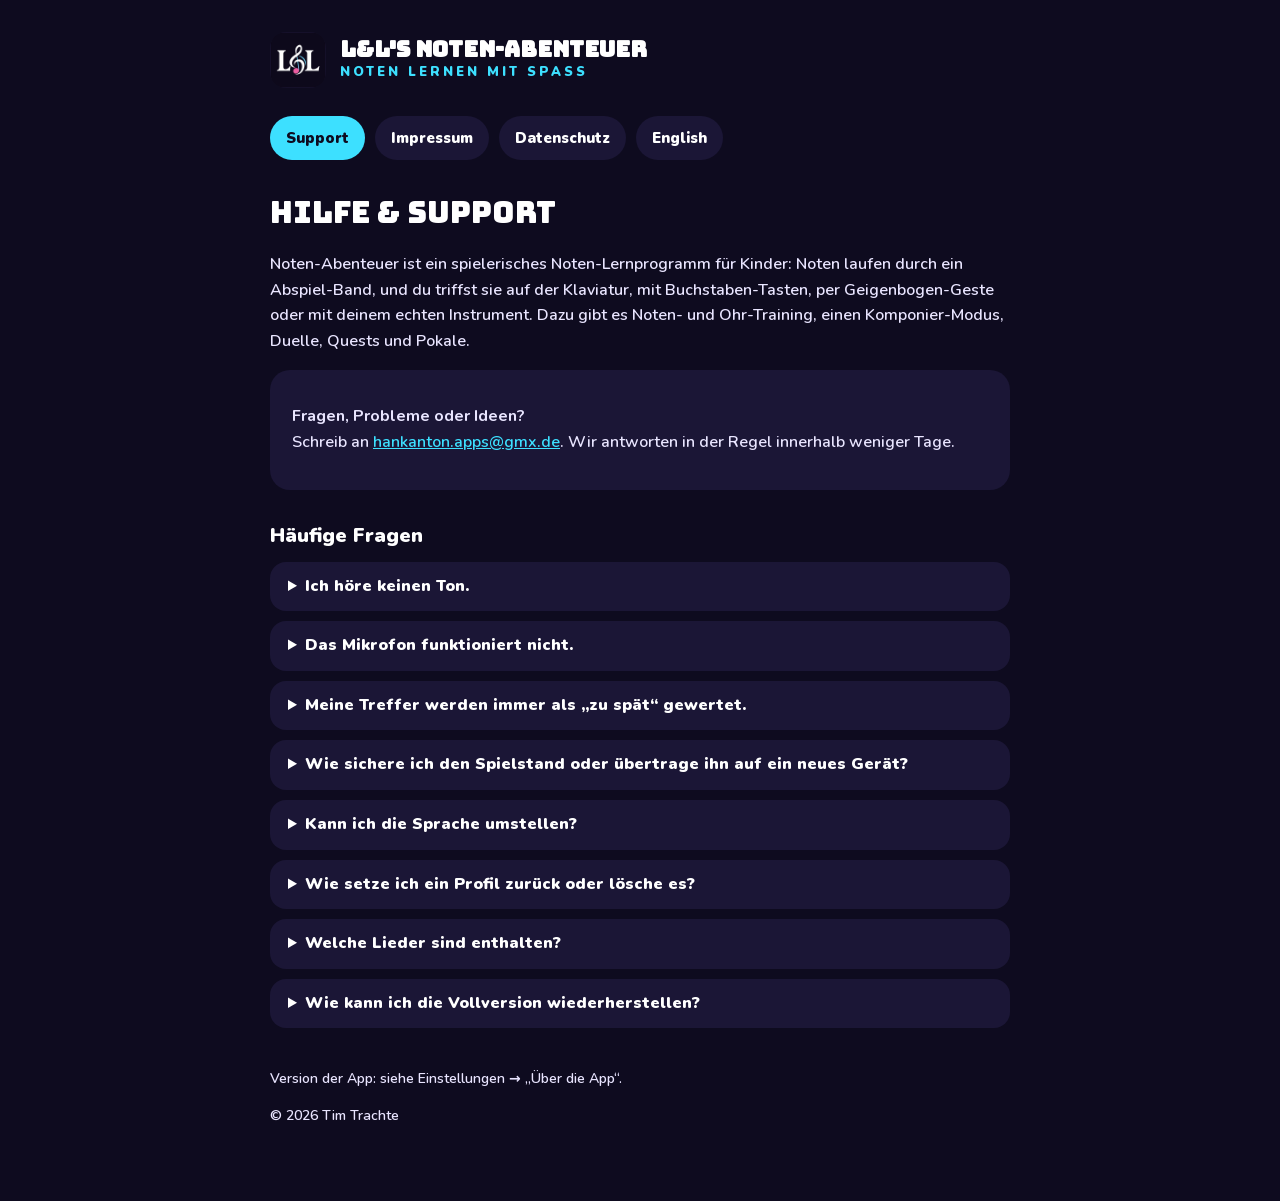
<file: index.html>
<!doctype html>
<html lang="de">
<head>
  <meta charset="utf-8">
  <meta name="viewport" content="width=device-width, initial-scale=1">
  <title>Support – L&amp;L's Noten-Abenteuer</title>
  <link rel="icon" href="icons/icon-192.png">
  <link rel="stylesheet" href="fonts.css">
  <link rel="stylesheet" href="style.css">
</head>
<body>
<div class="wrap">
  <header>
    <img src="icons/logo-256.png" alt="">
    <div><div class="t">L&amp;L's NOTEN-ABENTEUER</div><div class="s">Noten lernen mit Spaß</div></div>
  </header>
  <nav>
    <a href="index.html" class="on">Support</a>
    <a href="impressum.html">Impressum</a>
    <a href="datenschutz.html">Datenschutz</a>
    <a href="en/index.html" lang="en">English</a>
  </nav>

  <h1>Hilfe &amp; Support</h1>
  <p>Noten-Abenteuer ist ein spielerisches Noten-Lernprogramm für Kinder: Noten laufen durch ein Abspiel-Band, und du triffst sie auf der Klaviatur, mit Buchstaben-Tasten, per Geigenbogen-Geste oder mit deinem echten Instrument. Dazu gibt es Noten- und Ohr-Training, einen Komponier-Modus, Duelle, Quests und Pokale.</p>

  <div class="card">
    <p><strong>Fragen, Probleme oder Ideen?</strong><br>
    Schreib an <a href="mailto:hankanton.apps@gmx.de">hankanton.apps@gmx.de</a>. Wir antworten in der Regel innerhalb weniger Tage.</p>
  </div>

  <h2>Häufige Fragen</h2>
  <details><summary>Ich höre keinen Ton.</summary><p>Prüfe den Stummschalter und die Lautstärke des Geräts. Auf dem iPad muss die App einmal angetippt werden, bevor Ton erlaubt ist – dafür gibt es den Startbildschirm „Tippen zum Starten“. Beim ersten Start werden die Klavierklänge geladen, das dauert ein paar Sekunden.</p></details>
  <details><summary>Das Mikrofon funktioniert nicht.</summary><p>Beim ersten Start des Mikrofon-Modus fragt das Gerät nach der Erlaubnis. Wurde sie abgelehnt, kann sie unter Einstellungen → Datenschutz → Mikrofon wieder erteilt werden. Die Tonerkennung funktioniert am besten mit einem einzelnen Instrument in ruhiger Umgebung.</p></details>
  <details><summary>Meine Treffer werden immer als „zu spät“ gewertet.</summary><p>Unter Einstellungen → „Verzögerung ausgleichen“ misst die App die Verzögerung von Bildschirm und Lautsprecher. Tippe dort einige Male im Takt mit, danach stimmt die Wertung.</p></details>
  <details><summary>Wie sichere ich den Spielstand oder übertrage ihn auf ein neues Gerät?</summary><p>Mit derselben Apple-ID und eingeschalteter iCloud wird der Spielstand automatisch übertragen. Auf dem neuen Gerät bietet die App ihn beim Start an, oder du tippst auf Einstellungen → „Aus iCloud wiederherstellen“. Zusätzlich erzeugt Einstellungen → „Sicherung speichern“ eine Datei, die du auf dem neuen Gerät unter „Sicherung laden“ einspielst.</p></details>
  <details><summary>Kann ich die Sprache umstellen?</summary><p>Ja: Einstellungen → „Sprache“. Zur Wahl stehen Deutsch, Englisch und „Automatisch“ (folgt der Sprache des Geräts). Auf Englisch heißen die Noten C D E F G A B statt C D E F G A H.</p></details>
  <details><summary>Wie setze ich ein Profil zurück oder lösche es?</summary><p>Zurücksetzen: Einstellungen → „Fortschritt zurücksetzen“. Löschen: Auf dem Startbildschirm „Profile bearbeiten“, Profil antippen, „Profil löschen“.</p></details>
  <details><summary>Welche Lieder sind enthalten?</summary><p>Kinder- und Festlieder, Klassik-Hits, Lieder aus aller Welt und eigens komponierte Pop-Songs. Alle Lieder sind gemeinfrei oder exklusiv für die App geschrieben. Eigene Lieder lassen sich im Komponier-Modus schreiben.</p></details>
  <details><summary>Wie kann ich die Vollversion wiederherstellen?</summary><p>Nach einem Gerätewechsel unter Einstellungen → „Käufe wiederherstellen“ antippen. Der Kauf ist an die Apple-ID gebunden und gilt mit Familienfreigabe für die ganze Familie.</p></details>

  <footer>
    <p>Version der App: siehe Einstellungen → „Über die App“.</p>
    <p>© 2026 Tim Trachte</p>
  </footer>
</div>
</body>
</html>
</file>
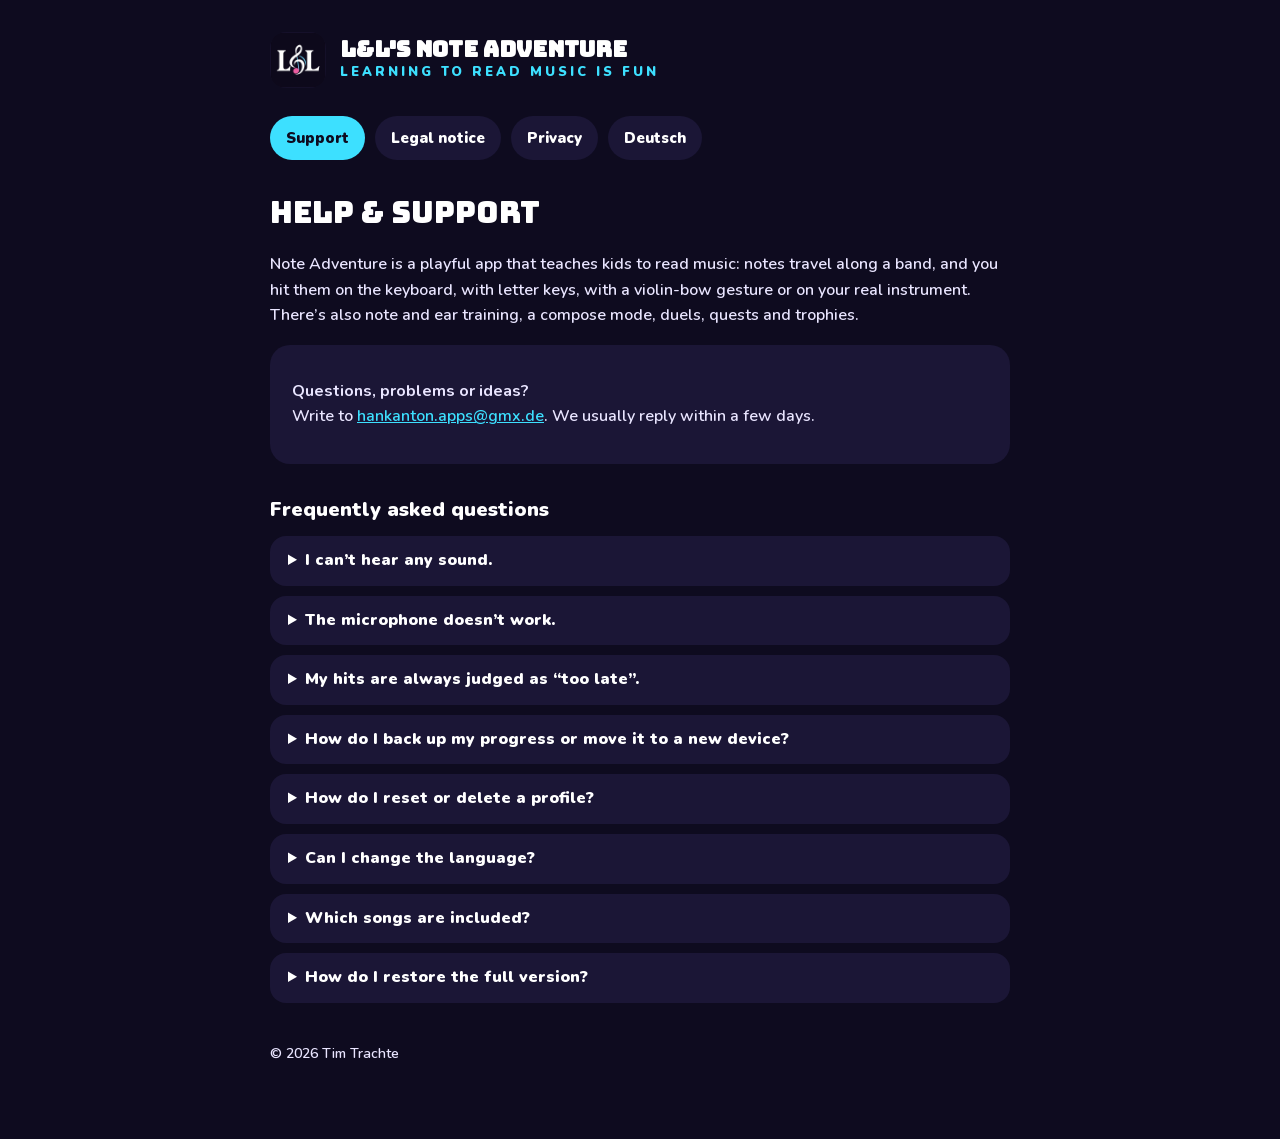
<file: en/index.html>
<!doctype html>
<html lang="en">
<head>
  <meta charset="utf-8">
  <meta name="viewport" content="width=device-width, initial-scale=1">
  <title>Support – L&amp;L's Note Adventure</title>
  <link rel="icon" href="../icons/icon-192.png">
  <link rel="stylesheet" href="../fonts.css">
  <link rel="stylesheet" href="../style.css">
</head>
<body>
<div class="wrap">
  <header>
    <img src="../icons/logo-256.png" alt="">
    <div><div class="t">L&amp;L's NOTE ADVENTURE</div><div class="s">Learning to read music is fun</div></div>
  </header>
  <nav>
    <a href="index.html" class="on">Support</a>
    <a href="legal-notice.html">Legal notice</a>
    <a href="privacy.html">Privacy</a>
    <a href="../index.html" lang="de">Deutsch</a>
  </nav>

  <h1>Help &amp; support</h1>
  <p>Note Adventure is a playful app that teaches kids to read music: notes travel along a band, and you hit them on the keyboard, with letter keys, with a violin-bow gesture or on your real instrument. There’s also note and ear training, a compose mode, duels, quests and trophies.</p>

  <div class="card">
    <p><strong>Questions, problems or ideas?</strong><br>
    Write to <a href="mailto:hankanton.apps@gmx.de">hankanton.apps@gmx.de</a>. We usually reply within a few days.</p>
  </div>

  <h2>Frequently asked questions</h2>
  <details><summary>I can’t hear any sound.</summary><p>Check the silent switch and the device volume. On iPad the app has to be tapped once before sound is allowed – that’s what the “Tap to start” screen is for.</p></details>
  <details><summary>The microphone doesn’t work.</summary><p>The first time you open microphone mode, your device asks for permission. If you declined, you can allow it again under Settings → Privacy &amp; Security → Microphone. Note detection works best with a single instrument in a quiet room.</p></details>
  <details><summary>My hits are always judged as “too late”.</summary><p>Under Settings → “Compensate for delay” the app measures the delay of your screen and speaker. Tap along to the beat a few times and the timing will be right.</p></details>
  <details><summary>How do I back up my progress or move it to a new device?</summary><p>With the same Apple Account and iCloud turned on, your progress is transferred automatically. On the new device the app offers it at startup, or tap Settings → “Restore from iCloud”. In addition, Settings → “Save backup” creates a file that you can load on the new device with “Load backup”.</p></details>
  <details><summary>How do I reset or delete a profile?</summary><p>Reset: Settings → “Reset progress”. Delete: on the start screen tap “Edit profiles”, tap the profile, then “Delete profile”.</p></details>
  <details><summary>Can I change the language?</summary><p>Yes: Settings → “Language”. You can choose English, German or “Automatic” (follows your device language). In English the notes are called C D E F G A B; in German, B is called H.</p></details>
  <details><summary>Which songs are included?</summary><p>Kids’ and holiday songs, classical hits, songs from around the world and original pop songs. All songs are in the public domain or were written exclusively for the app. You can write your own songs in compose mode.</p></details>
  <details><summary>How do I restore the full version?</summary><p>After switching devices, tap Settings → “Restore purchases”. The purchase is tied to your Apple Account and, with Family Sharing, works for the whole family.</p></details>

  <footer>
    <p>© 2026 Tim Trachte</p>
  </footer>
</div>
</body>
</html>
</file>
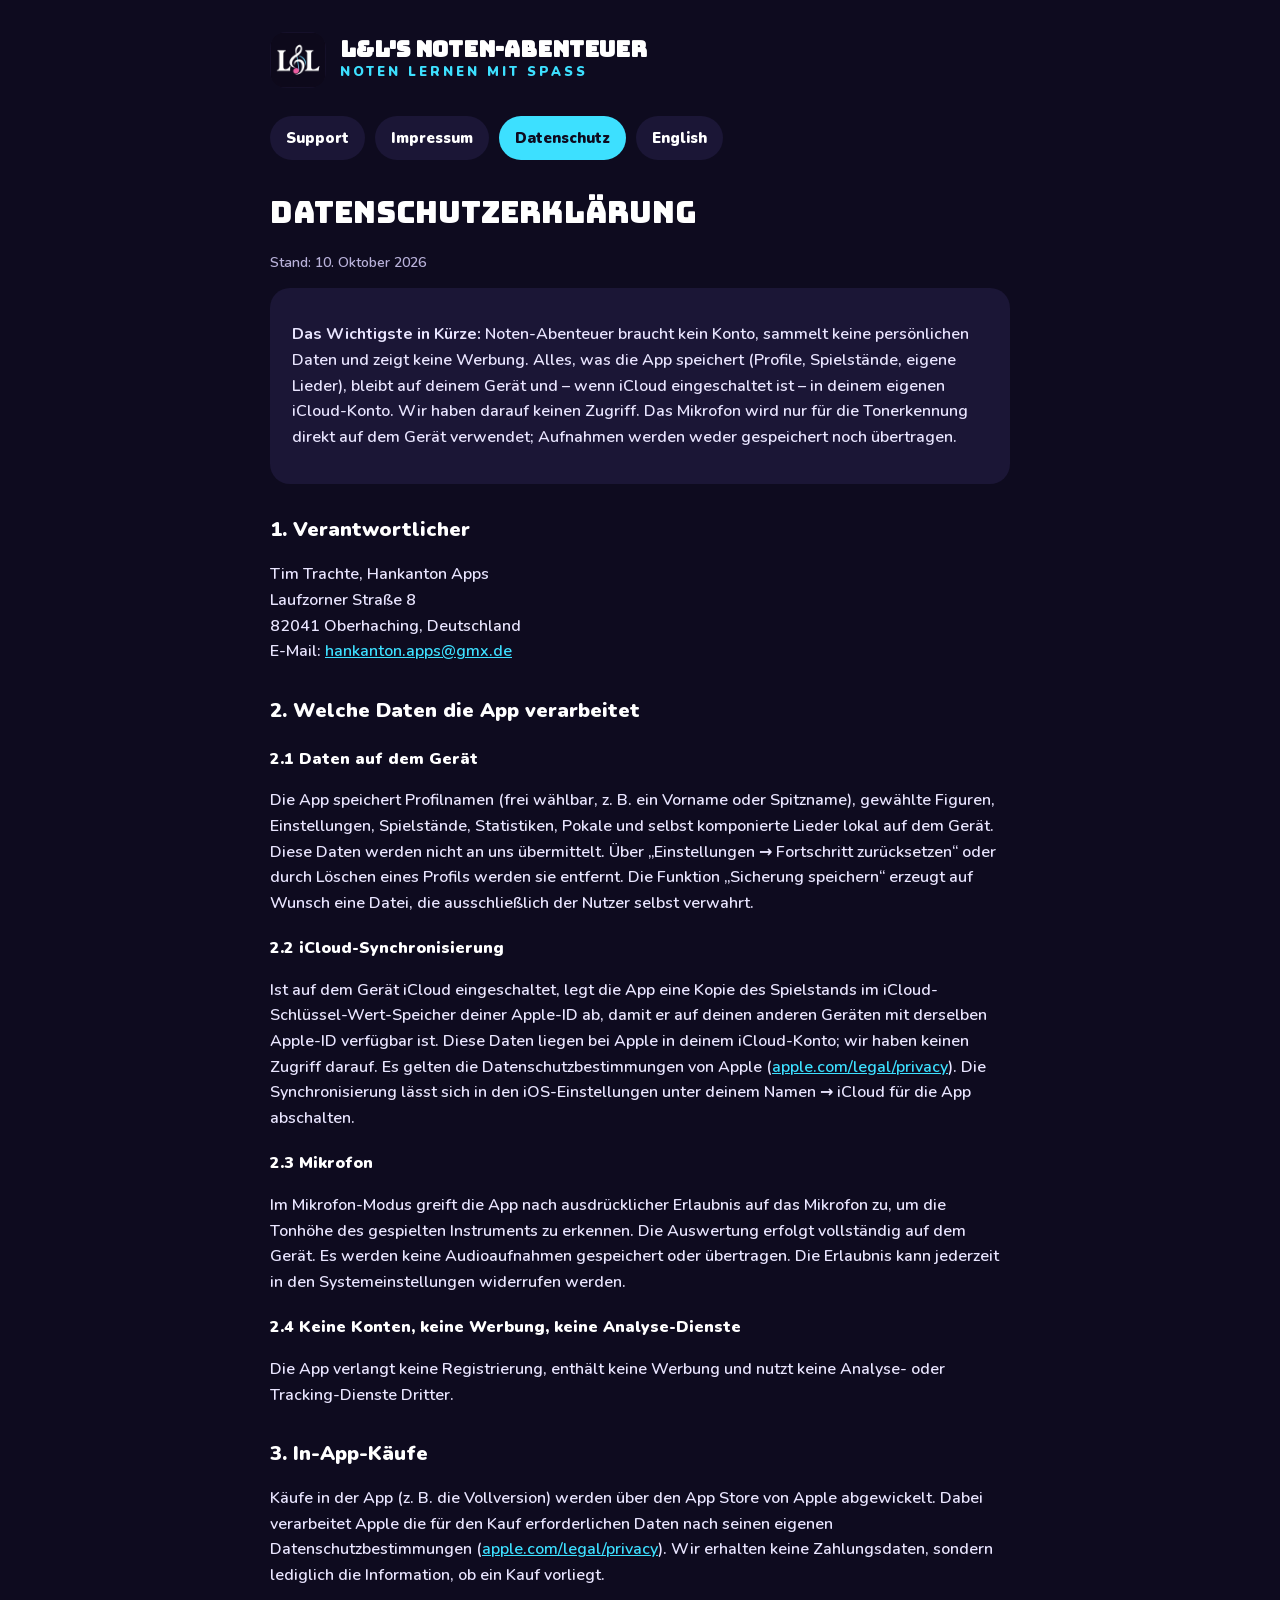
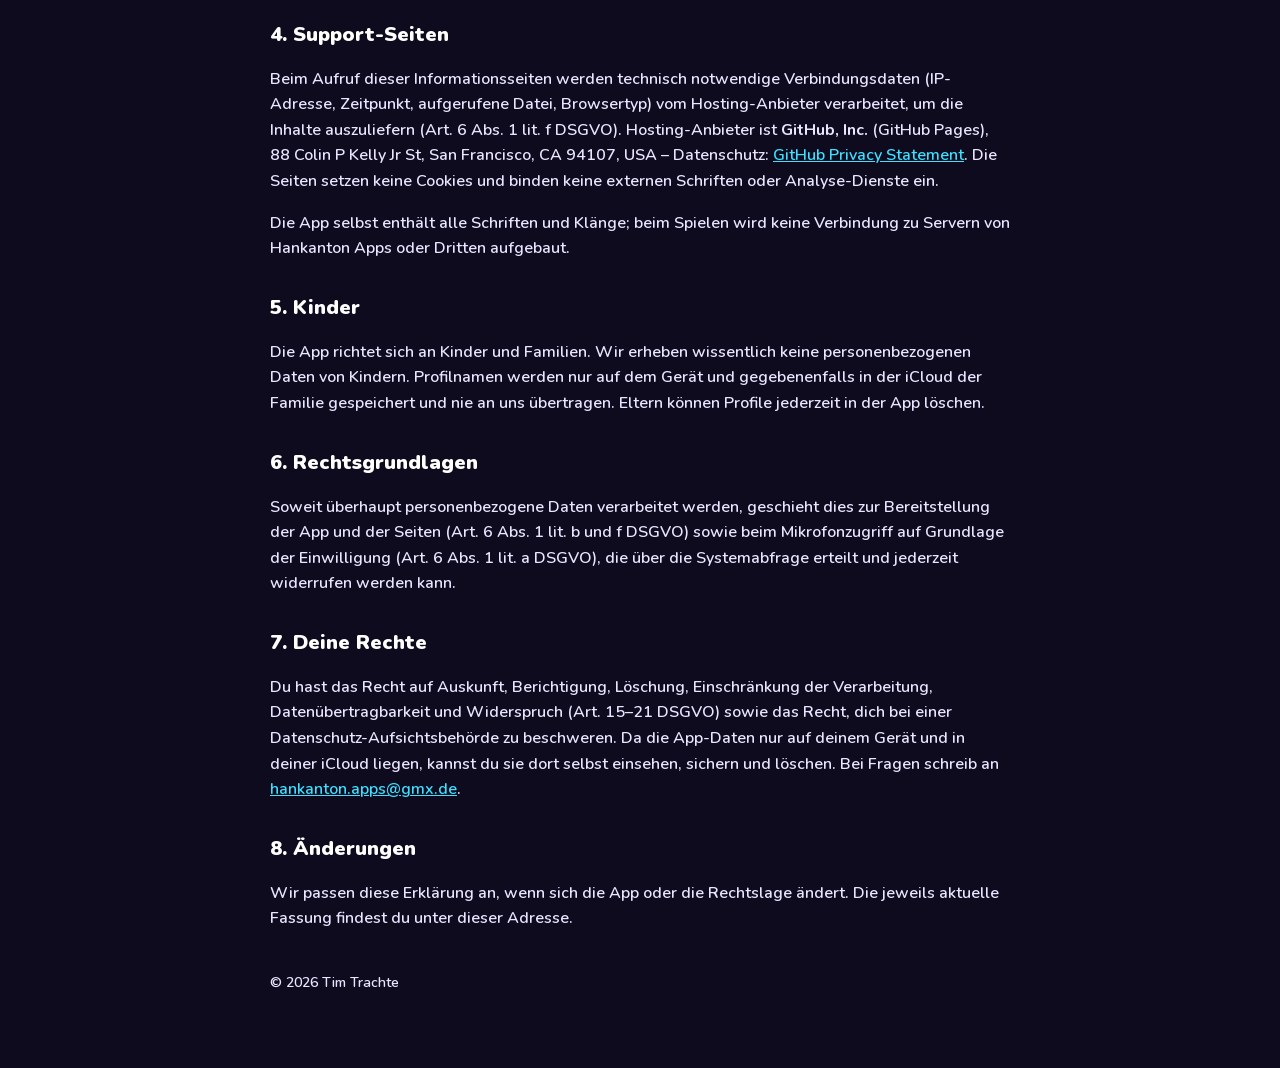
<file: datenschutz.html>
<!doctype html>
<html lang="de">
<head>
  <meta charset="utf-8">
  <meta name="viewport" content="width=device-width, initial-scale=1">
  <title>Datenschutzerklärung – L&amp;L's Noten-Abenteuer</title>
  <link rel="icon" href="icons/icon-192.png">
  <link rel="stylesheet" href="fonts.css">
  <link rel="stylesheet" href="style.css">
</head>
<body>
<div class="wrap">
  <header>
    <img src="icons/logo-256.png" alt="">
    <div><div class="t">L&amp;L's NOTEN-ABENTEUER</div><div class="s">Noten lernen mit Spaß</div></div>
  </header>
  <nav>
    <a href="index.html">Support</a>
    <a href="impressum.html">Impressum</a>
    <a href="datenschutz.html" class="on">Datenschutz</a>
    <a href="en/" lang="en">English</a>
  </nav>

  <h1>Datenschutzerklärung</h1>
  <p class="muted">Stand: 10. Oktober 2026</p>

  <div class="card">
    <p><strong>Das Wichtigste in Kürze:</strong> Noten-Abenteuer braucht kein Konto, sammelt keine persönlichen Daten und zeigt keine Werbung. Alles, was die App speichert (Profile, Spielstände, eigene Lieder), bleibt auf deinem Gerät und – wenn iCloud eingeschaltet ist – in deinem eigenen iCloud-Konto. Wir haben darauf keinen Zugriff. Das Mikrofon wird nur für die Tonerkennung direkt auf dem Gerät verwendet; Aufnahmen werden weder gespeichert noch übertragen.</p>
  </div>

  <h2>1. Verantwortlicher</h2>
  <p>Tim Trachte, Hankanton Apps<br>Laufzorner Straße 8<br>82041 Oberhaching, Deutschland<br>
  E-Mail: <a href="mailto:hankanton.apps@gmx.de">hankanton.apps@gmx.de</a></p>

  <h2>2. Welche Daten die App verarbeitet</h2>
  <h3>2.1 Daten auf dem Gerät</h3>
  <p>Die App speichert Profilnamen (frei wählbar, z. B. ein Vorname oder Spitzname), gewählte Figuren, Einstellungen, Spielstände, Statistiken, Pokale und selbst komponierte Lieder lokal auf dem Gerät. Diese Daten werden nicht an uns übermittelt. Über „Einstellungen → Fortschritt zurücksetzen“ oder durch Löschen eines Profils werden sie entfernt. Die Funktion „Sicherung speichern“ erzeugt auf Wunsch eine Datei, die ausschließlich der Nutzer selbst verwahrt.</p>
  <h3>2.2 iCloud-Synchronisierung</h3>
  <p>Ist auf dem Gerät iCloud eingeschaltet, legt die App eine Kopie des Spielstands im iCloud-Schlüssel-Wert-Speicher deiner Apple-ID ab, damit er auf deinen anderen Geräten mit derselben Apple-ID verfügbar ist. Diese Daten liegen bei Apple in deinem iCloud-Konto; wir haben keinen Zugriff darauf. Es gelten die Datenschutzbestimmungen von Apple (<a href="https://www.apple.com/legal/privacy/" rel="noopener">apple.com/legal/privacy</a>). Die Synchronisierung lässt sich in den iOS-Einstellungen unter deinem Namen → iCloud für die App abschalten.</p>
  <h3>2.3 Mikrofon</h3>
  <p>Im Mikrofon-Modus greift die App nach ausdrücklicher Erlaubnis auf das Mikrofon zu, um die Tonhöhe des gespielten Instruments zu erkennen. Die Auswertung erfolgt vollständig auf dem Gerät. Es werden keine Audioaufnahmen gespeichert oder übertragen. Die Erlaubnis kann jederzeit in den Systemeinstellungen widerrufen werden.</p>
  <h3>2.4 Keine Konten, keine Werbung, keine Analyse-Dienste</h3>
  <p>Die App verlangt keine Registrierung, enthält keine Werbung und nutzt keine Analyse- oder Tracking-Dienste Dritter.</p>

  <h2>3. In-App-Käufe</h2>
  <p>Käufe in der App (z. B. die Vollversion) werden über den App Store von Apple abgewickelt. Dabei verarbeitet Apple die für den Kauf erforderlichen Daten nach seinen eigenen Datenschutzbestimmungen (<a href="https://www.apple.com/legal/privacy/" rel="noopener">apple.com/legal/privacy</a>). Wir erhalten keine Zahlungsdaten, sondern lediglich die Information, ob ein Kauf vorliegt.</p>

  <h2>4. Support-Seiten</h2>
  <p>Beim Aufruf dieser Informationsseiten werden technisch notwendige Verbindungsdaten (IP-Adresse, Zeitpunkt, aufgerufene Datei, Browsertyp) vom Hosting-Anbieter verarbeitet, um die Inhalte auszuliefern (Art. 6 Abs. 1 lit. f DSGVO). Hosting-Anbieter ist <strong>GitHub, Inc.</strong> (GitHub Pages), 88 Colin P Kelly Jr St, San Francisco, CA 94107, USA – Datenschutz: <a href="https://docs.github.com/site-policy/privacy-policies/github-general-privacy-statement" rel="noopener">GitHub Privacy Statement</a>. Die Seiten setzen keine Cookies und binden keine externen Schriften oder Analyse-Dienste ein.</p>
  <p>Die App selbst enthält alle Schriften und Klänge; beim Spielen wird keine Verbindung zu Servern von Hankanton Apps oder Dritten aufgebaut.</p>

  <h2>5. Kinder</h2>
  <p>Die App richtet sich an Kinder und Familien. Wir erheben wissentlich keine personenbezogenen Daten von Kindern. Profilnamen werden nur auf dem Gerät und gegebenenfalls in der iCloud der Familie gespeichert und nie an uns übertragen. Eltern können Profile jederzeit in der App löschen.</p>

  <h2>6. Rechtsgrundlagen</h2>
  <p>Soweit überhaupt personenbezogene Daten verarbeitet werden, geschieht dies zur Bereitstellung der App und der Seiten (Art. 6 Abs. 1 lit. b und f DSGVO) sowie beim Mikrofonzugriff auf Grundlage der Einwilligung (Art. 6 Abs. 1 lit. a DSGVO), die über die Systemabfrage erteilt und jederzeit widerrufen werden kann.</p>

  <h2>7. Deine Rechte</h2>
  <p>Du hast das Recht auf Auskunft, Berichtigung, Löschung, Einschränkung der Verarbeitung, Datenübertragbarkeit und Widerspruch (Art. 15–21 DSGVO) sowie das Recht, dich bei einer Datenschutz-Aufsichtsbehörde zu beschweren. Da die App-Daten nur auf deinem Gerät und in deiner iCloud liegen, kannst du sie dort selbst einsehen, sichern und löschen. Bei Fragen schreib an <a href="mailto:hankanton.apps@gmx.de">hankanton.apps@gmx.de</a>.</p>

  <h2>8. Änderungen</h2>
  <p>Wir passen diese Erklärung an, wenn sich die App oder die Rechtslage ändert. Die jeweils aktuelle Fassung findest du unter dieser Adresse.</p>

  <footer>
        <p>© 2026 Tim Trachte</p>
  </footer>
</div>
</body>
</html>
</file>
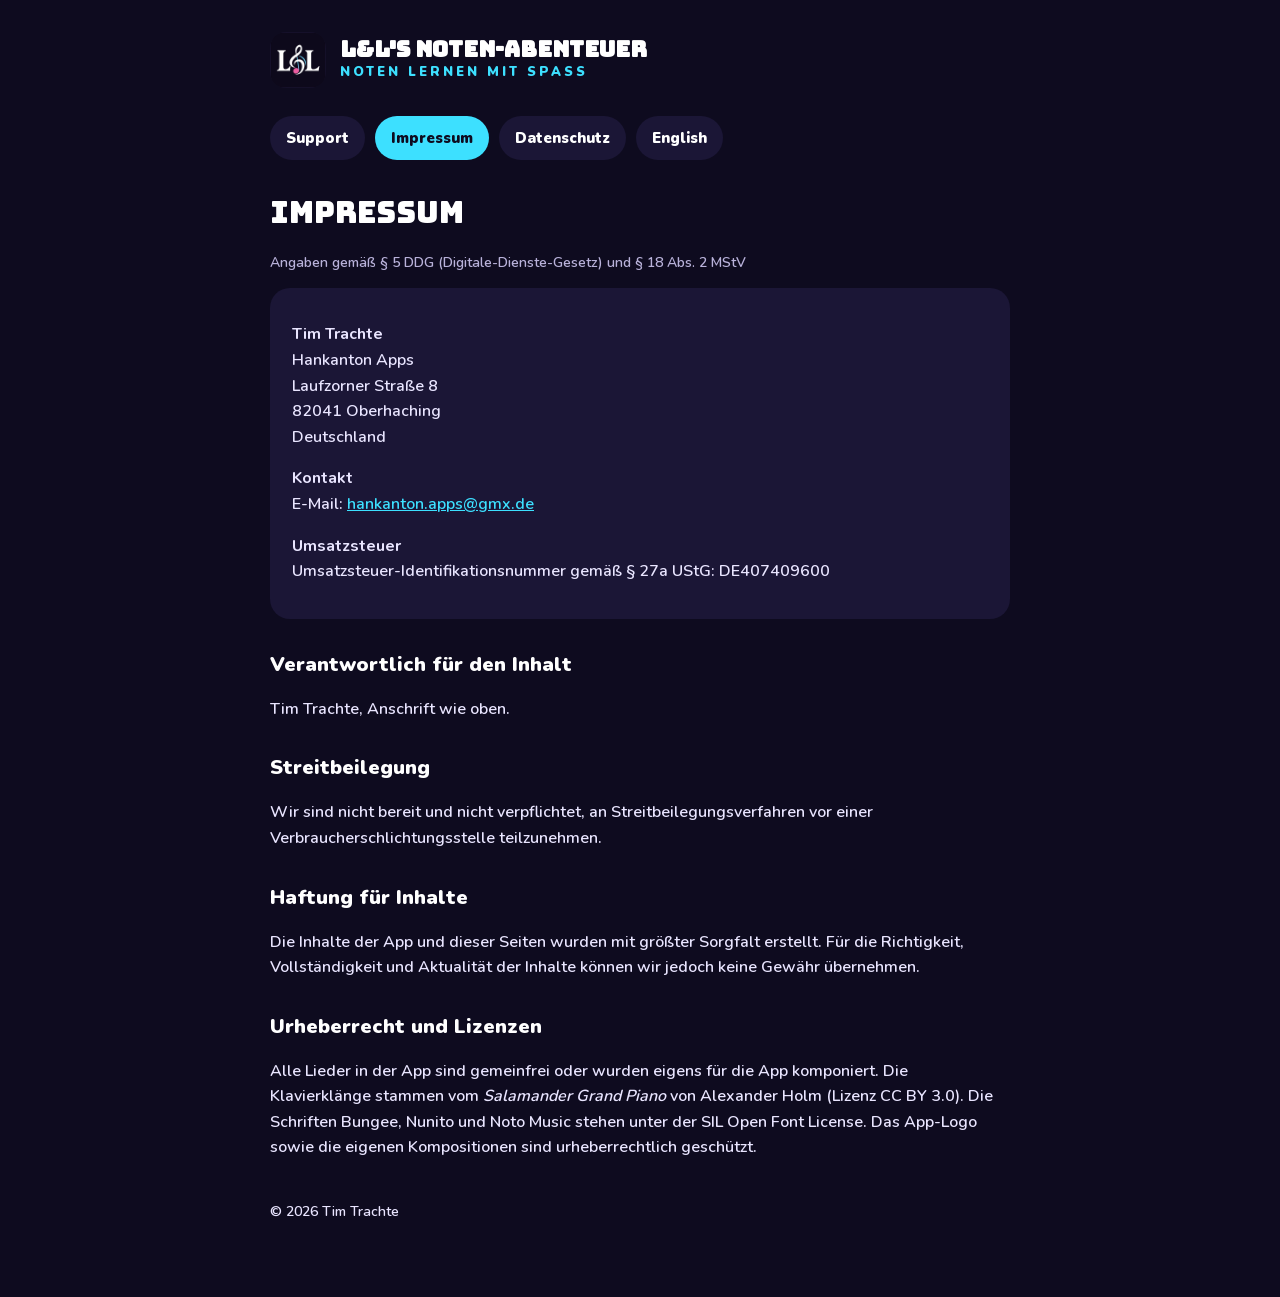
<file: impressum.html>
<!doctype html>
<html lang="de">
<head>
  <meta charset="utf-8">
  <meta name="viewport" content="width=device-width, initial-scale=1">
  <title>Impressum – L&amp;L's Noten-Abenteuer</title>
  <link rel="icon" href="icons/icon-192.png">
  <link rel="stylesheet" href="fonts.css">
  <link rel="stylesheet" href="style.css">
</head>
<body>
<div class="wrap">
  <header>
    <img src="icons/logo-256.png" alt="">
    <div><div class="t">L&amp;L's NOTEN-ABENTEUER</div><div class="s">Noten lernen mit Spaß</div></div>
  </header>
  <nav>
    <a href="index.html">Support</a>
    <a href="impressum.html" class="on">Impressum</a>
    <a href="datenschutz.html">Datenschutz</a>
    <a href="en/" lang="en">English</a>
  </nav>

  <h1>Impressum</h1>
  <p class="muted">Angaben gemäß § 5 DDG (Digitale-Dienste-Gesetz) und § 18 Abs. 2 MStV</p>

  <div class="card">
    <p><strong>Tim Trachte</strong><br>
    Hankanton Apps<br>
    Laufzorner Straße 8<br>
    82041 Oberhaching<br>
    Deutschland</p>
    <p><strong>Kontakt</strong><br>
    E-Mail: <a href="mailto:hankanton.apps@gmx.de">hankanton.apps@gmx.de</a></p>
    <p><strong>Umsatzsteuer</strong><br>
    Umsatzsteuer-Identifikationsnummer gemäß § 27a UStG: DE407409600</p>
  </div>

  <h2>Verantwortlich für den Inhalt</h2>
  <p>Tim Trachte, Anschrift wie oben.</p>

  <h2>Streitbeilegung</h2>
  <p>Wir sind nicht bereit und nicht verpflichtet, an Streitbeilegungsverfahren vor einer Verbraucherschlichtungsstelle teilzunehmen.</p>

  <h2>Haftung für Inhalte</h2>
  <p>Die Inhalte der App und dieser Seiten wurden mit größter Sorgfalt erstellt. Für die Richtigkeit, Vollständigkeit und Aktualität der Inhalte können wir jedoch keine Gewähr übernehmen.</p>

  <h2>Urheberrecht und Lizenzen</h2>
  <p>Alle Lieder in der App sind gemeinfrei oder wurden eigens für die App komponiert. Die Klavierklänge stammen vom <em>Salamander Grand Piano</em> von Alexander Holm (Lizenz CC BY 3.0). Die Schriften Bungee, Nunito und Noto Music stehen unter der SIL Open Font License. Das App-Logo sowie die eigenen Kompositionen sind urheberrechtlich geschützt.</p>

  <footer>
        <p>© 2026 Tim Trachte</p>
  </footer>
</div>
</body>
</html>
</file>
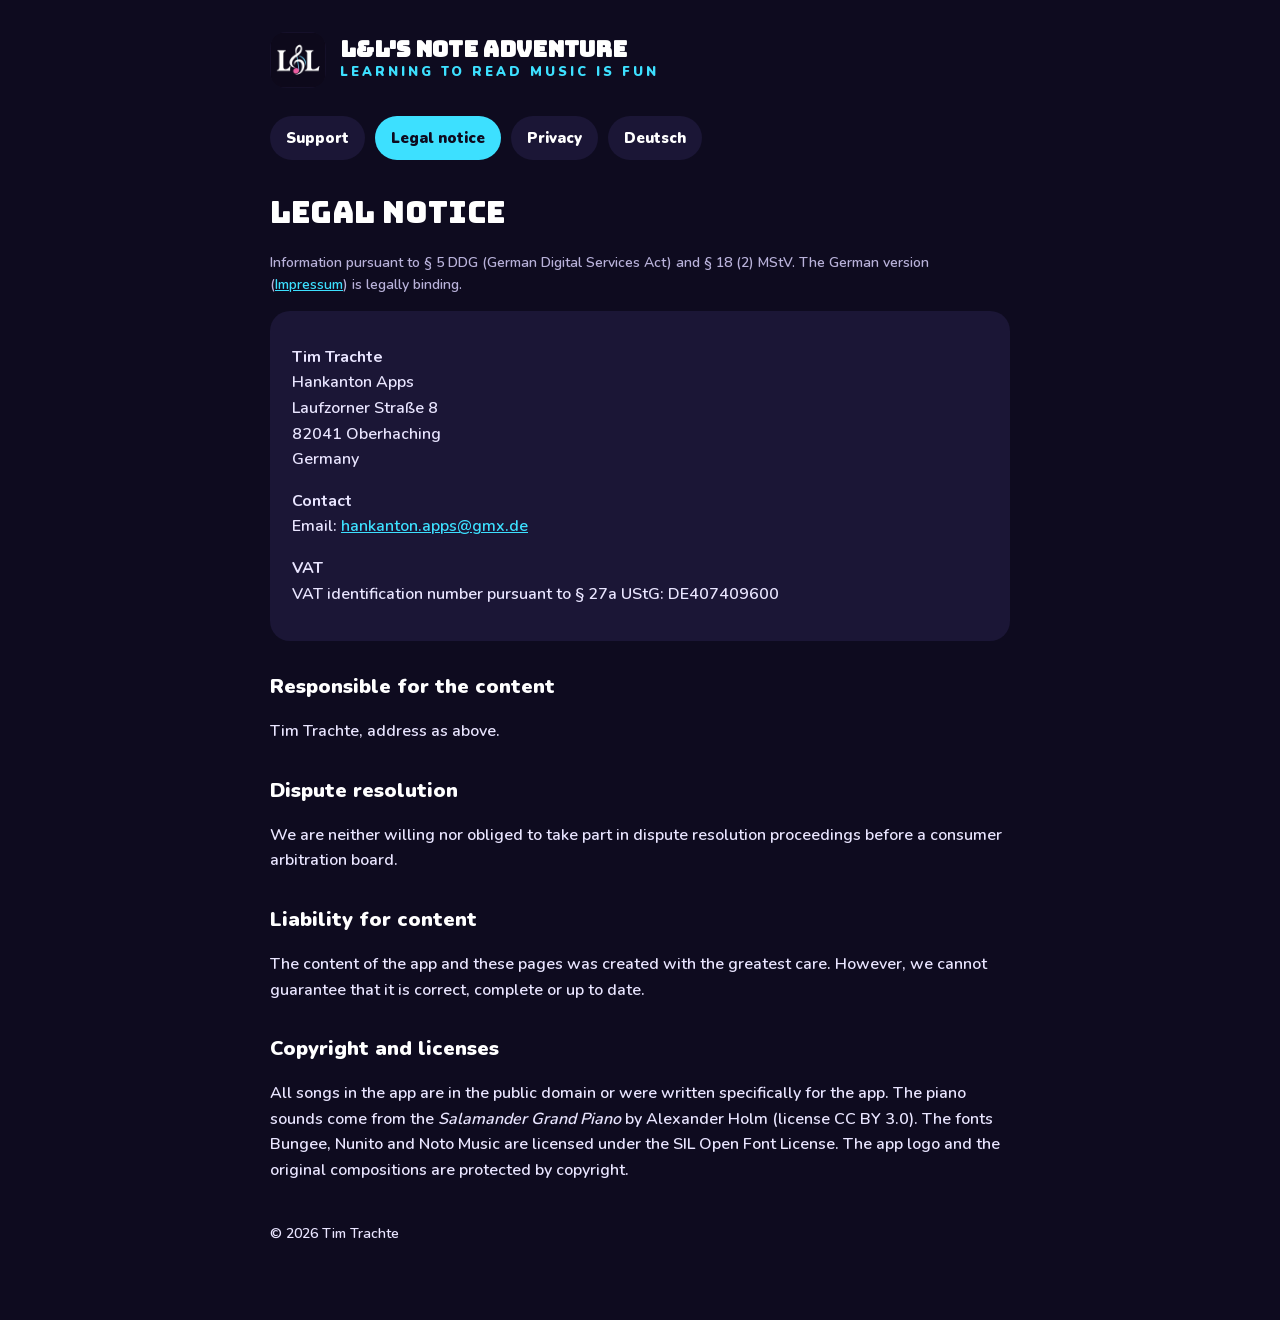
<file: en/legal-notice.html>
<!doctype html>
<html lang="en">
<head>
  <meta charset="utf-8">
  <meta name="viewport" content="width=device-width, initial-scale=1">
  <title>Legal notice – L&amp;L's Note Adventure</title>
  <link rel="icon" href="../icons/icon-192.png">
  <link rel="stylesheet" href="../fonts.css">
  <link rel="stylesheet" href="../style.css">
</head>
<body>
<div class="wrap">
  <header>
    <img src="../icons/logo-256.png" alt="">
    <div><div class="t">L&amp;L's NOTE ADVENTURE</div><div class="s">Learning to read music is fun</div></div>
  </header>
  <nav>
    <a href="index.html">Support</a>
    <a href="legal-notice.html" class="on">Legal notice</a>
    <a href="privacy.html">Privacy</a>
    <a href="../index.html" lang="de">Deutsch</a>
  </nav>

  <h1>Legal notice</h1>
  <p class="muted">Information pursuant to § 5 DDG (German Digital Services Act) and § 18 (2) MStV. The German version (<a href="../impressum.html">Impressum</a>) is legally binding.</p>

  <div class="card">
    <p><strong>Tim Trachte</strong><br>
    Hankanton Apps<br>
    Laufzorner Straße 8<br>
    82041 Oberhaching<br>
    Germany</p>
    <p><strong>Contact</strong><br>
    Email: <a href="mailto:hankanton.apps@gmx.de">hankanton.apps@gmx.de</a></p>
    <p><strong>VAT</strong><br>
    VAT identification number pursuant to § 27a UStG: DE407409600</p>
  </div>

  <h2>Responsible for the content</h2>
  <p>Tim Trachte, address as above.</p>

  <h2>Dispute resolution</h2>
  <p>We are neither willing nor obliged to take part in dispute resolution proceedings before a consumer arbitration board.</p>

  <h2>Liability for content</h2>
  <p>The content of the app and these pages was created with the greatest care. However, we cannot guarantee that it is correct, complete or up to date.</p>

  <h2>Copyright and licenses</h2>
  <p>All songs in the app are in the public domain or were written specifically for the app. The piano sounds come from the <em>Salamander Grand Piano</em> by Alexander Holm (license CC BY 3.0). The fonts Bungee, Nunito and Noto Music are licensed under the SIL Open Font License. The app logo and the original compositions are protected by copyright.</p>

  <footer>
    <p>© 2026 Tim Trachte</p>
  </footer>
</div>
</body>
</html>
</file>
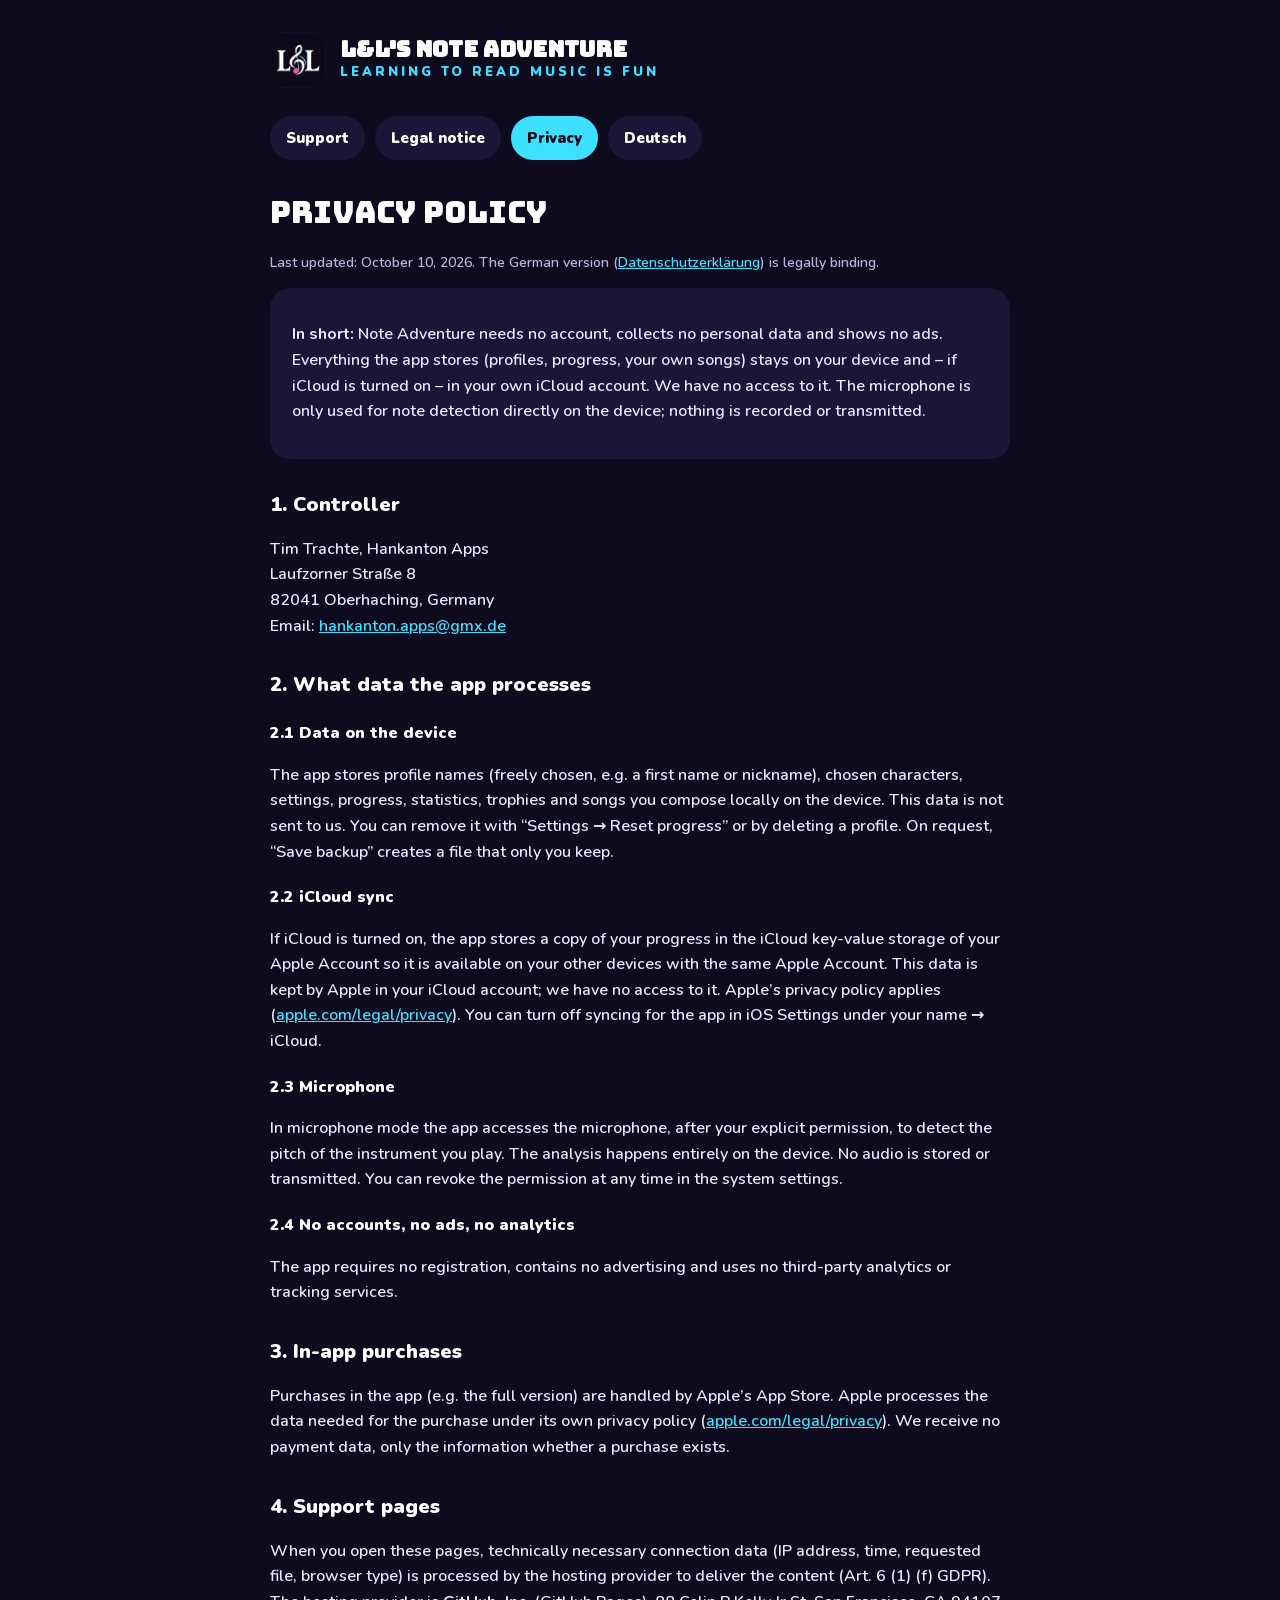
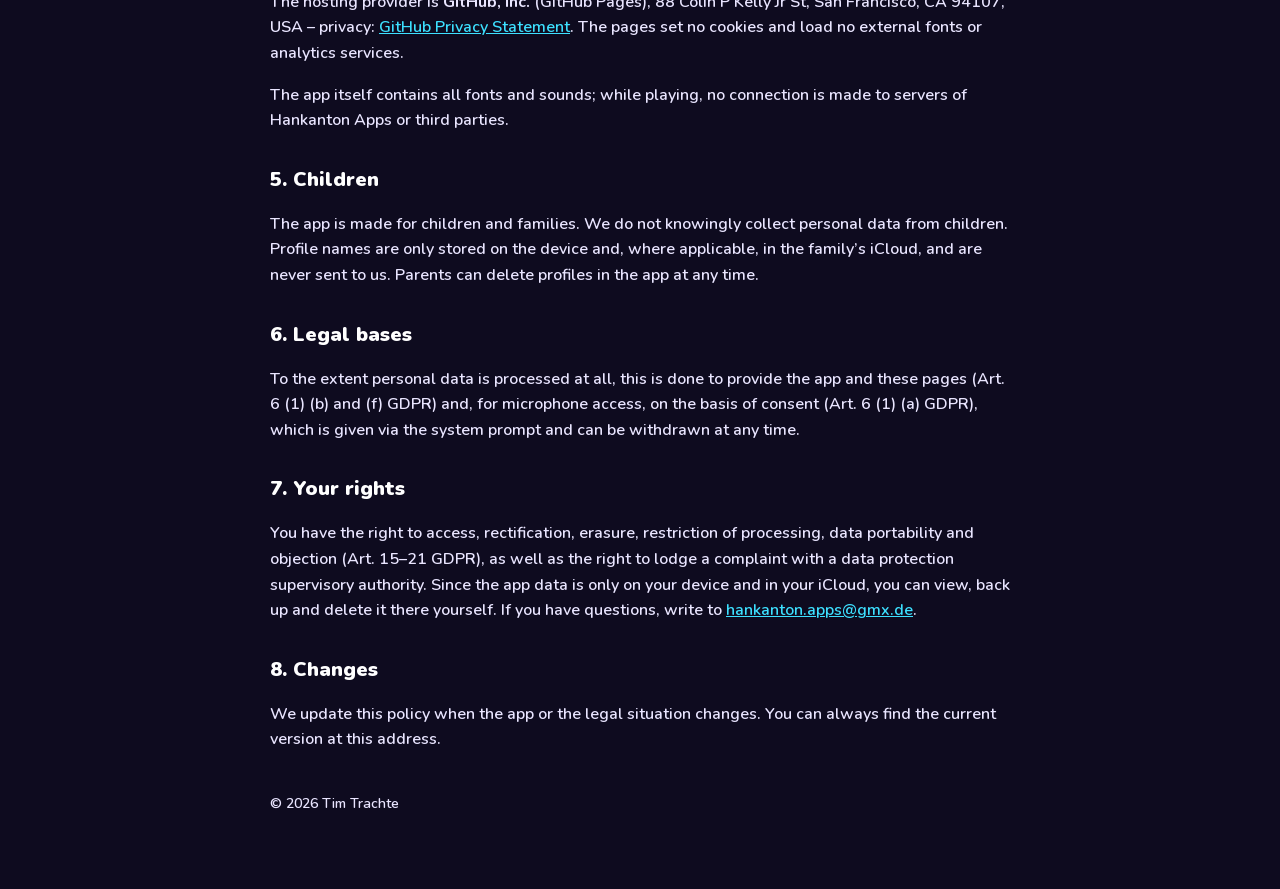
<file: en/privacy.html>
<!doctype html>
<html lang="en">
<head>
  <meta charset="utf-8">
  <meta name="viewport" content="width=device-width, initial-scale=1">
  <title>Privacy policy – L&amp;L's Note Adventure</title>
  <link rel="icon" href="../icons/icon-192.png">
  <link rel="stylesheet" href="../fonts.css">
  <link rel="stylesheet" href="../style.css">
</head>
<body>
<div class="wrap">
  <header>
    <img src="../icons/logo-256.png" alt="">
    <div><div class="t">L&amp;L's NOTE ADVENTURE</div><div class="s">Learning to read music is fun</div></div>
  </header>
  <nav>
    <a href="index.html">Support</a>
    <a href="legal-notice.html">Legal notice</a>
    <a href="privacy.html" class="on">Privacy</a>
    <a href="../index.html" lang="de">Deutsch</a>
  </nav>

  <h1>Privacy policy</h1>
  <p class="muted">Last updated: October 10, 2026. The German version (<a href="../datenschutz.html">Datenschutzerklärung</a>) is legally binding.</p>

  <div class="card">
    <p><strong>In short:</strong> Note Adventure needs no account, collects no personal data and shows no ads. Everything the app stores (profiles, progress, your own songs) stays on your device and – if iCloud is turned on – in your own iCloud account. We have no access to it. The microphone is only used for note detection directly on the device; nothing is recorded or transmitted.</p>
  </div>

  <h2>1. Controller</h2>
  <p>Tim Trachte, Hankanton Apps<br>Laufzorner Straße 8<br>82041 Oberhaching, Germany<br>
  Email: <a href="mailto:hankanton.apps@gmx.de">hankanton.apps@gmx.de</a></p>

  <h2>2. What data the app processes</h2>
  <h3>2.1 Data on the device</h3>
  <p>The app stores profile names (freely chosen, e.g. a first name or nickname), chosen characters, settings, progress, statistics, trophies and songs you compose locally on the device. This data is not sent to us. You can remove it with “Settings → Reset progress” or by deleting a profile. On request, “Save backup” creates a file that only you keep.</p>
  <h3>2.2 iCloud sync</h3>
  <p>If iCloud is turned on, the app stores a copy of your progress in the iCloud key-value storage of your Apple Account so it is available on your other devices with the same Apple Account. This data is kept by Apple in your iCloud account; we have no access to it. Apple’s privacy policy applies (<a href="https://www.apple.com/legal/privacy/" rel="noopener">apple.com/legal/privacy</a>). You can turn off syncing for the app in iOS Settings under your name → iCloud.</p>
  <h3>2.3 Microphone</h3>
  <p>In microphone mode the app accesses the microphone, after your explicit permission, to detect the pitch of the instrument you play. The analysis happens entirely on the device. No audio is stored or transmitted. You can revoke the permission at any time in the system settings.</p>
  <h3>2.4 No accounts, no ads, no analytics</h3>
  <p>The app requires no registration, contains no advertising and uses no third-party analytics or tracking services.</p>

  <h2>3. In-app purchases</h2>
  <p>Purchases in the app (e.g. the full version) are handled by Apple’s App Store. Apple processes the data needed for the purchase under its own privacy policy (<a href="https://www.apple.com/legal/privacy/" rel="noopener">apple.com/legal/privacy</a>). We receive no payment data, only the information whether a purchase exists.</p>

  <h2>4. Support pages</h2>
  <p>When you open these pages, technically necessary connection data (IP address, time, requested file, browser type) is processed by the hosting provider to deliver the content (Art. 6 (1) (f) GDPR). The hosting provider is <strong>GitHub, Inc.</strong> (GitHub Pages), 88 Colin P Kelly Jr St, San Francisco, CA 94107, USA – privacy: <a href="https://docs.github.com/site-policy/privacy-policies/github-general-privacy-statement" rel="noopener">GitHub Privacy Statement</a>. The pages set no cookies and load no external fonts or analytics services.</p>
  <p>The app itself contains all fonts and sounds; while playing, no connection is made to servers of Hankanton Apps or third parties.</p>

  <h2>5. Children</h2>
  <p>The app is made for children and families. We do not knowingly collect personal data from children. Profile names are only stored on the device and, where applicable, in the family’s iCloud, and are never sent to us. Parents can delete profiles in the app at any time.</p>

  <h2>6. Legal bases</h2>
  <p>To the extent personal data is processed at all, this is done to provide the app and these pages (Art. 6 (1) (b) and (f) GDPR) and, for microphone access, on the basis of consent (Art. 6 (1) (a) GDPR), which is given via the system prompt and can be withdrawn at any time.</p>

  <h2>7. Your rights</h2>
  <p>You have the right to access, rectification, erasure, restriction of processing, data portability and objection (Art. 15–21 GDPR), as well as the right to lodge a complaint with a data protection supervisory authority. Since the app data is only on your device and in your iCloud, you can view, back up and delete it there yourself. If you have questions, write to <a href="mailto:hankanton.apps@gmx.de">hankanton.apps@gmx.de</a>.</p>

  <h2>8. Changes</h2>
  <p>We update this policy when the app or the legal situation changes. You can always find the current version at this address.</p>

  <footer>
    <p>© 2026 Tim Trachte</p>
  </footer>
</div>
</body>
</html>
</file>
<file: fonts.css>
/* Schriften lokal (keine Verbindung zu Google) */
/* vietnamese */
@font-face {
  font-family: 'Bungee';
  font-style: normal;
  font-weight: 400;
  font-display: block;
  src: url(fonts/font-0.woff2) format('woff2');
  unicode-range: U+0102-0103, U+0110-0111, U+0128-0129, U+0168-0169, U+01A0-01A1, U+01AF-01B0, U+0300-0301, U+0303-0304, U+0308-0309, U+0323, U+0329, U+1EA0-1EF9, U+20AB;
}
/* latin-ext */
@font-face {
  font-family: 'Bungee';
  font-style: normal;
  font-weight: 400;
  font-display: block;
  src: url(fonts/font-1.woff2) format('woff2');
  unicode-range: U+0100-02BA, U+02BD-02C5, U+02C7-02CC, U+02CE-02D7, U+02DD-02FF, U+0304, U+0308, U+0329, U+1D00-1DBF, U+1E00-1E9F, U+1EF2-1EFF, U+2020, U+20A0-20AB, U+20AD-20C4, U+2113, U+2C60-2C7F, U+A720-A7FF;
}
/* latin */
@font-face {
  font-family: 'Bungee';
  font-style: normal;
  font-weight: 400;
  font-display: block;
  src: url(fonts/font-2.woff2) format('woff2');
  unicode-range: U+0000-00FF, U+0131, U+0152-0153, U+02BB-02BC, U+02C6, U+02DA, U+02DC, U+0304, U+0308, U+0329, U+2000-206F, U+20AC, U+2122, U+2191, U+2193, U+2212, U+2215, U+FEFF, U+FFFD;
}
/* music */
@font-face {
  font-family: 'Noto Music';
  font-style: normal;
  font-weight: 400;
  font-display: block;
  src: url(fonts/font-3.woff2) format('woff2');
  unicode-range: U+25CC, U+2669-266F, U+1D000-1D0F5, U+1D100-1D245;
}
/* latin-ext */
@font-face {
  font-family: 'Noto Music';
  font-style: normal;
  font-weight: 400;
  font-display: block;
  src: url(fonts/font-4.woff2) format('woff2');
  unicode-range: U+0100-02BA, U+02BD-02C5, U+02C7-02CC, U+02CE-02D7, U+02DD-02FF, U+0304, U+0308, U+0329, U+1D00-1DBF, U+1E00-1E9F, U+1EF2-1EFF, U+2020, U+20A0-20AB, U+20AD-20C4, U+2113, U+2C60-2C7F, U+A720-A7FF;
}
/* latin */
@font-face {
  font-family: 'Noto Music';
  font-style: normal;
  font-weight: 400;
  font-display: block;
  src: url(fonts/font-5.woff2) format('woff2');
  unicode-range: U+0000-00FF, U+0131, U+0152-0153, U+02BB-02BC, U+02C6, U+02DA, U+02DC, U+0304, U+0308, U+0329, U+2000-206F, U+20AC, U+2122, U+2191, U+2193, U+2212, U+2215, U+FEFF, U+FFFD;
}
/* cyrillic-ext */
@font-face {
  font-family: 'Nunito';
  font-style: normal;
  font-weight: 600;
  font-display: block;
  src: url(fonts/font-6.woff2) format('woff2');
  unicode-range: U+0460-052F, U+1C80-1C8A, U+20B4, U+2DE0-2DFF, U+A640-A69F, U+FE2E-FE2F;
}
/* cyrillic */
@font-face {
  font-family: 'Nunito';
  font-style: normal;
  font-weight: 600;
  font-display: block;
  src: url(fonts/font-7.woff2) format('woff2');
  unicode-range: U+0301, U+0400-045F, U+0490-0491, U+04B0-04B1, U+2116;
}
/* vietnamese */
@font-face {
  font-family: 'Nunito';
  font-style: normal;
  font-weight: 600;
  font-display: block;
  src: url(fonts/font-8.woff2) format('woff2');
  unicode-range: U+0102-0103, U+0110-0111, U+0128-0129, U+0168-0169, U+01A0-01A1, U+01AF-01B0, U+0300-0301, U+0303-0304, U+0308-0309, U+0323, U+0329, U+1EA0-1EF9, U+20AB;
}
/* latin-ext */
@font-face {
  font-family: 'Nunito';
  font-style: normal;
  font-weight: 600;
  font-display: block;
  src: url(fonts/font-9.woff2) format('woff2');
  unicode-range: U+0100-02BA, U+02BD-02C5, U+02C7-02CC, U+02CE-02D7, U+02DD-02FF, U+0304, U+0308, U+0329, U+1D00-1DBF, U+1E00-1E9F, U+1EF2-1EFF, U+2020, U+20A0-20AB, U+20AD-20C4, U+2113, U+2C60-2C7F, U+A720-A7FF;
}
/* latin */
@font-face {
  font-family: 'Nunito';
  font-style: normal;
  font-weight: 600;
  font-display: block;
  src: url(fonts/font-10.woff2) format('woff2');
  unicode-range: U+0000-00FF, U+0131, U+0152-0153, U+02BB-02BC, U+02C6, U+02DA, U+02DC, U+0304, U+0308, U+0329, U+2000-206F, U+20AC, U+2122, U+2191, U+2193, U+2212, U+2215, U+FEFF, U+FFFD;
}
/* cyrillic-ext */
@font-face {
  font-family: 'Nunito';
  font-style: normal;
  font-weight: 700;
  font-display: block;
  src: url(fonts/font-11.woff2) format('woff2');
  unicode-range: U+0460-052F, U+1C80-1C8A, U+20B4, U+2DE0-2DFF, U+A640-A69F, U+FE2E-FE2F;
}
/* cyrillic */
@font-face {
  font-family: 'Nunito';
  font-style: normal;
  font-weight: 700;
  font-display: block;
  src: url(fonts/font-12.woff2) format('woff2');
  unicode-range: U+0301, U+0400-045F, U+0490-0491, U+04B0-04B1, U+2116;
}
/* vietnamese */
@font-face {
  font-family: 'Nunito';
  font-style: normal;
  font-weight: 700;
  font-display: block;
  src: url(fonts/font-13.woff2) format('woff2');
  unicode-range: U+0102-0103, U+0110-0111, U+0128-0129, U+0168-0169, U+01A0-01A1, U+01AF-01B0, U+0300-0301, U+0303-0304, U+0308-0309, U+0323, U+0329, U+1EA0-1EF9, U+20AB;
}
/* latin-ext */
@font-face {
  font-family: 'Nunito';
  font-style: normal;
  font-weight: 700;
  font-display: block;
  src: url(fonts/font-14.woff2) format('woff2');
  unicode-range: U+0100-02BA, U+02BD-02C5, U+02C7-02CC, U+02CE-02D7, U+02DD-02FF, U+0304, U+0308, U+0329, U+1D00-1DBF, U+1E00-1E9F, U+1EF2-1EFF, U+2020, U+20A0-20AB, U+20AD-20C4, U+2113, U+2C60-2C7F, U+A720-A7FF;
}
/* latin */
@font-face {
  font-family: 'Nunito';
  font-style: normal;
  font-weight: 700;
  font-display: block;
  src: url(fonts/font-15.woff2) format('woff2');
  unicode-range: U+0000-00FF, U+0131, U+0152-0153, U+02BB-02BC, U+02C6, U+02DA, U+02DC, U+0304, U+0308, U+0329, U+2000-206F, U+20AC, U+2122, U+2191, U+2193, U+2212, U+2215, U+FEFF, U+FFFD;
}
/* cyrillic-ext */
@font-face {
  font-family: 'Nunito';
  font-style: normal;
  font-weight: 800;
  font-display: block;
  src: url(fonts/font-16.woff2) format('woff2');
  unicode-range: U+0460-052F, U+1C80-1C8A, U+20B4, U+2DE0-2DFF, U+A640-A69F, U+FE2E-FE2F;
}
/* cyrillic */
@font-face {
  font-family: 'Nunito';
  font-style: normal;
  font-weight: 800;
  font-display: block;
  src: url(fonts/font-17.woff2) format('woff2');
  unicode-range: U+0301, U+0400-045F, U+0490-0491, U+04B0-04B1, U+2116;
}
/* vietnamese */
@font-face {
  font-family: 'Nunito';
  font-style: normal;
  font-weight: 800;
  font-display: block;
  src: url(fonts/font-18.woff2) format('woff2');
  unicode-range: U+0102-0103, U+0110-0111, U+0128-0129, U+0168-0169, U+01A0-01A1, U+01AF-01B0, U+0300-0301, U+0303-0304, U+0308-0309, U+0323, U+0329, U+1EA0-1EF9, U+20AB;
}
/* latin-ext */
@font-face {
  font-family: 'Nunito';
  font-style: normal;
  font-weight: 800;
  font-display: block;
  src: url(fonts/font-19.woff2) format('woff2');
  unicode-range: U+0100-02BA, U+02BD-02C5, U+02C7-02CC, U+02CE-02D7, U+02DD-02FF, U+0304, U+0308, U+0329, U+1D00-1DBF, U+1E00-1E9F, U+1EF2-1EFF, U+2020, U+20A0-20AB, U+20AD-20C4, U+2113, U+2C60-2C7F, U+A720-A7FF;
}
/* latin */
@font-face {
  font-family: 'Nunito';
  font-style: normal;
  font-weight: 800;
  font-display: block;
  src: url(fonts/font-20.woff2) format('woff2');
  unicode-range: U+0000-00FF, U+0131, U+0152-0153, U+02BB-02BC, U+02C6, U+02DA, U+02DC, U+0304, U+0308, U+0329, U+2000-206F, U+20AC, U+2122, U+2191, U+2193, U+2212, U+2215, U+FEFF, U+FFFD;
}
/* cyrillic-ext */
@font-face {
  font-family: 'Nunito';
  font-style: normal;
  font-weight: 900;
  font-display: block;
  src: url(fonts/font-21.woff2) format('woff2');
  unicode-range: U+0460-052F, U+1C80-1C8A, U+20B4, U+2DE0-2DFF, U+A640-A69F, U+FE2E-FE2F;
}
/* cyrillic */
@font-face {
  font-family: 'Nunito';
  font-style: normal;
  font-weight: 900;
  font-display: block;
  src: url(fonts/font-22.woff2) format('woff2');
  unicode-range: U+0301, U+0400-045F, U+0490-0491, U+04B0-04B1, U+2116;
}
/* vietnamese */
@font-face {
  font-family: 'Nunito';
  font-style: normal;
  font-weight: 900;
  font-display: block;
  src: url(fonts/font-23.woff2) format('woff2');
  unicode-range: U+0102-0103, U+0110-0111, U+0128-0129, U+0168-0169, U+01A0-01A1, U+01AF-01B0, U+0300-0301, U+0303-0304, U+0308-0309, U+0323, U+0329, U+1EA0-1EF9, U+20AB;
}
/* latin-ext */
@font-face {
  font-family: 'Nunito';
  font-style: normal;
  font-weight: 900;
  font-display: block;
  src: url(fonts/font-24.woff2) format('woff2');
  unicode-range: U+0100-02BA, U+02BD-02C5, U+02C7-02CC, U+02CE-02D7, U+02DD-02FF, U+0304, U+0308, U+0329, U+1D00-1DBF, U+1E00-1E9F, U+1EF2-1EFF, U+2020, U+20A0-20AB, U+20AD-20C4, U+2113, U+2C60-2C7F, U+A720-A7FF;
}
/* latin */
@font-face {
  font-family: 'Nunito';
  font-style: normal;
  font-weight: 900;
  font-display: block;
  src: url(fonts/font-25.woff2) format('woff2');
  unicode-range: U+0000-00FF, U+0131, U+0152-0153, U+02BB-02BC, U+02C6, U+02DA, U+02DC, U+0304, U+0308, U+0329, U+2000-206F, U+20AC, U+2122, U+2191, U+2193, U+2212, U+2215, U+FEFF, U+FFFD;
}
</file>
<file: style.css>
:root { --bg: #0E0B1F; --panel: #1B1636; --text: #FFFFFF; --muted: #B9B2DA; --cyan: #3DE0FF; --pink: #FF4FA3; }
* { box-sizing: border-box; }
body { margin: 0; background: var(--bg); color: var(--text); font-family: 'Nunito', system-ui, -apple-system, sans-serif; font-weight: 600; line-height: 1.6; }
.wrap { max-width: 780px; margin: 0 auto; padding: 32px 20px 60px; }
header { display: flex; align-items: center; gap: 14px; margin-bottom: 28px; }
header img { width: 56px; height: 56px; border-radius: 16px; }
header .t { font-family: 'Bungee', 'Arial Black', sans-serif; font-size: 22px; line-height: 1.1; }
header .s { color: var(--cyan); font-size: 13px; font-weight: 900; letter-spacing: 3px; text-transform: uppercase; }
nav { display: flex; gap: 10px; flex-wrap: wrap; margin-bottom: 28px; }
nav a { background: var(--panel); color: var(--text); text-decoration: none; padding: 10px 16px; border-radius: 999px; font-weight: 900; font-size: 15px; }
nav a.on { background: var(--cyan); color: var(--bg); }
h1 { font-family: 'Bungee', 'Arial Black', sans-serif; font-weight: 400; font-size: 30px; margin: 0 0 16px; }
h2 { font-size: 20px; font-weight: 900; margin: 30px 0 8px; }
h3 { font-size: 16px; font-weight: 900; margin: 20px 0 6px; }
p, li { color: #E9E5FF; }
a { color: var(--cyan); }
.card { background: var(--panel); border-radius: 20px; padding: 18px 22px; margin: 14px 0; }
.todo { background: #3A2A00; color: #FFD23F; border-radius: 12px; padding: 10px 14px; font-weight: 900; }
.muted { color: var(--muted); font-size: 14px; }
footer { margin-top: 40px; color: var(--muted); font-size: 14px; }
details { background: var(--panel); border-radius: 16px; padding: 12px 18px; margin: 10px 0; }
summary { font-weight: 900; cursor: pointer; }
</file>
